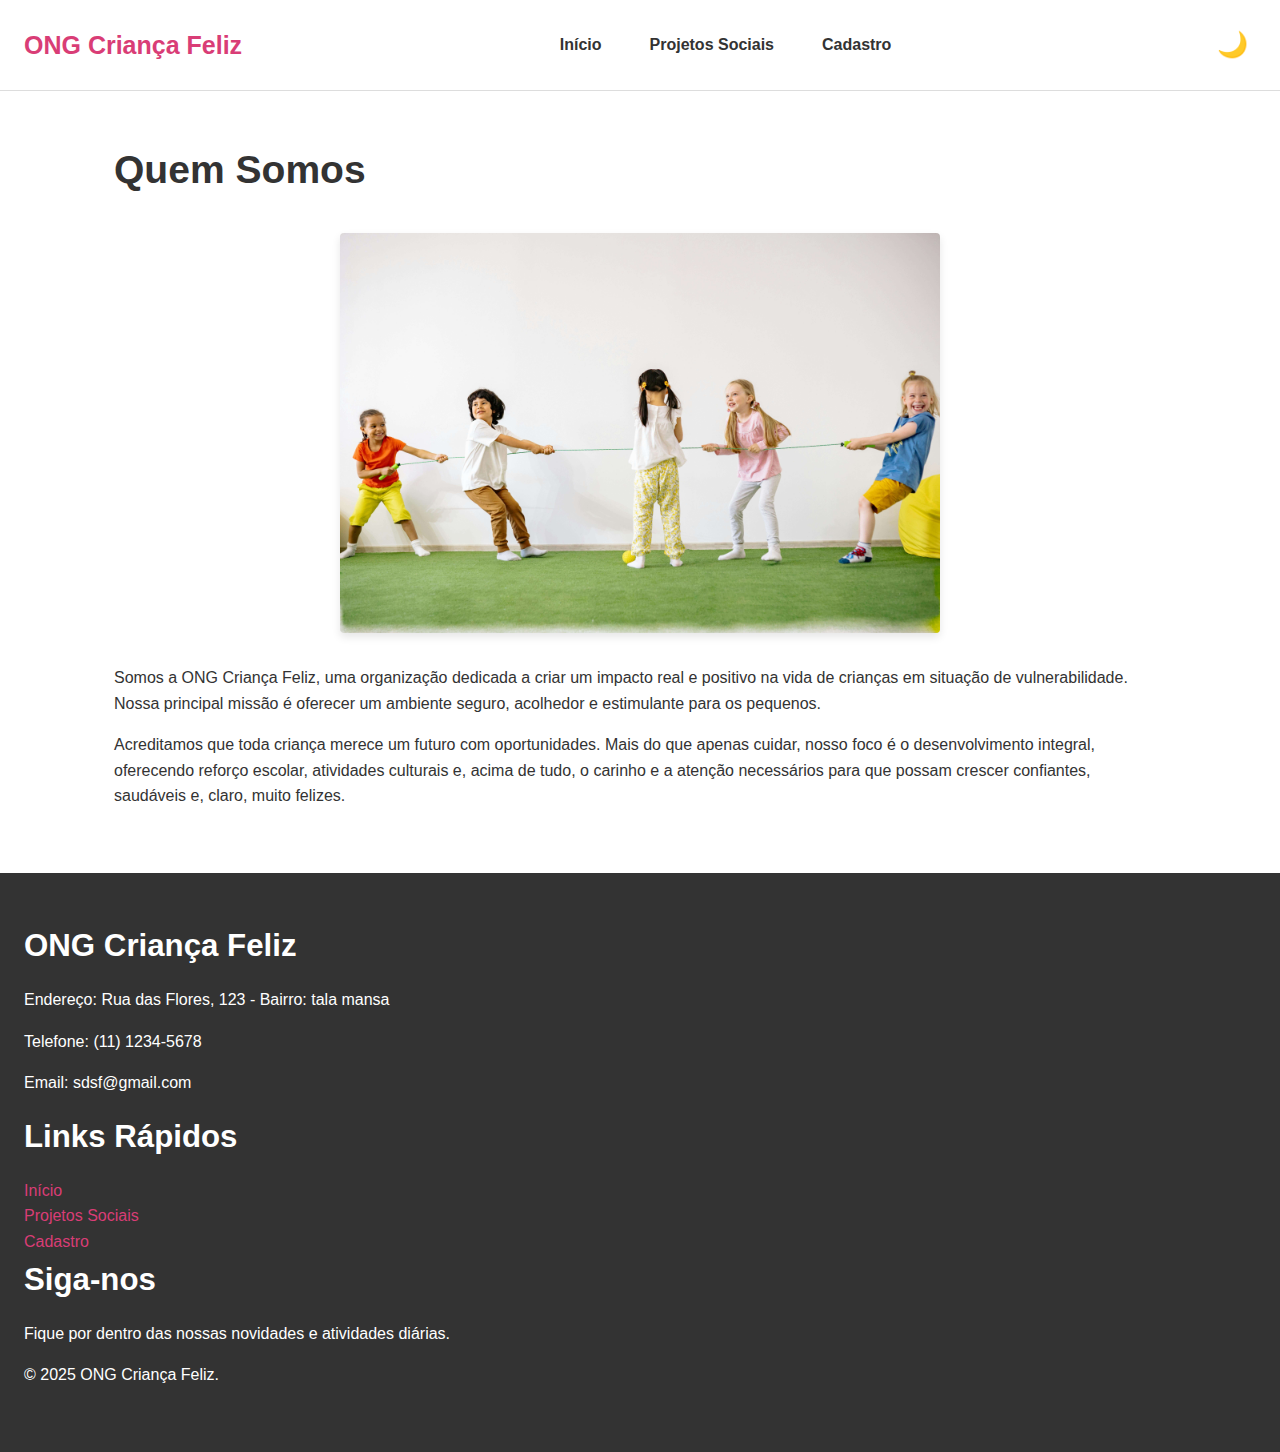
<file: index.html>
<!DOCTYPE html>
<html lang="pt-br">
<head>
    <meta charset="UTF-8">
    <meta name="viewport" content="width=device-width, initial-scale=1.0">
    <title>ONG Criança Feliz - Início</title>
    
    <link rel="icon" href="imagens/favicon-removebg-preview.png" type="image/png">
    <link rel="stylesheet" href="css/style.min.css">
</head>
<body>
    
    <header class="site-header">
        <h1><a href="index.html">ONG Criança Feliz</a></h1>

        <nav class="menu-principal">
            <ul>
                <li><a href="index.html" class="link-spa">Início</a></li>
                <li class="menu-dropdown">
                    <a href="projetos.html" class="dropdown-toggle link-spa" aria-haspopup="true" aria-expanded="false">Projetos Sociais</a>
                    <ul class="submenu" role="menu">
                        <li><a href="projetos.html#voluntariado" role="menuitem" class="link-spa">Seja Voluntário</a></li>
                        <li><a href="projetos.html#doacao" role="menuitem" class="link-spa">Como Doar</a></li>
                    </ul>
                </li>
                <li><a href="cadastro.html" class="link-spa">Cadastro</a></li>
            </ul>
        </nav>

        <div class="header-botoes-mobile">
            <button class="botao-modo-escuro" aria-label="Alternar modo escuro">
                🌙
            </button>
            <button class="menu-hamburguer" aria-label="Abrir menu" aria-expanded="false">
                <span></span>
                <span></span>
                <span></span>
            </button>
        </div>
    </header>

    <main>
        <div id="app-content">
            </div>
    </main>

    <footer class="site-footer">
        <div class="footer-container">
            <div class="footer-coluna">
                <h3>ONG Criança Feliz</h3>
                <p>Endereço: Rua das Flores, 123 - Bairro: tala mansa</p>
                <p>Telefone: (11) 1234-5678</p>
                <p>Email: sdsf@gmail.com</p>
            </div>
            <div class="footer-coluna">
                <h3>Links Rápidos</h3>
                <ul>
                    <li><a href="index.html" class="link-spa">Início</a></li>
                    <li><a href="projetos.html" class="link-spa">Projetos Sociais</a></li>
                    <li><a href="cadastro.html" class="link-spa">Cadastro</a></li>
                </ul>
            </div>
            <div class="footer-coluna">
                <h3>Siga-nos</h3>
                <p>Fique por dentro das nossas novidades e atividades diárias.</p>
                <div class="redes-sociais">
                    </div>
            </div>
        </div>
        <div class="footer-copyright">
            <p>&copy; 2025 ONG Criança Feliz.</p>
        </div>
    </footer>

    <script src="js/script.min.js" defer></script>
</body>
</html>
</file>
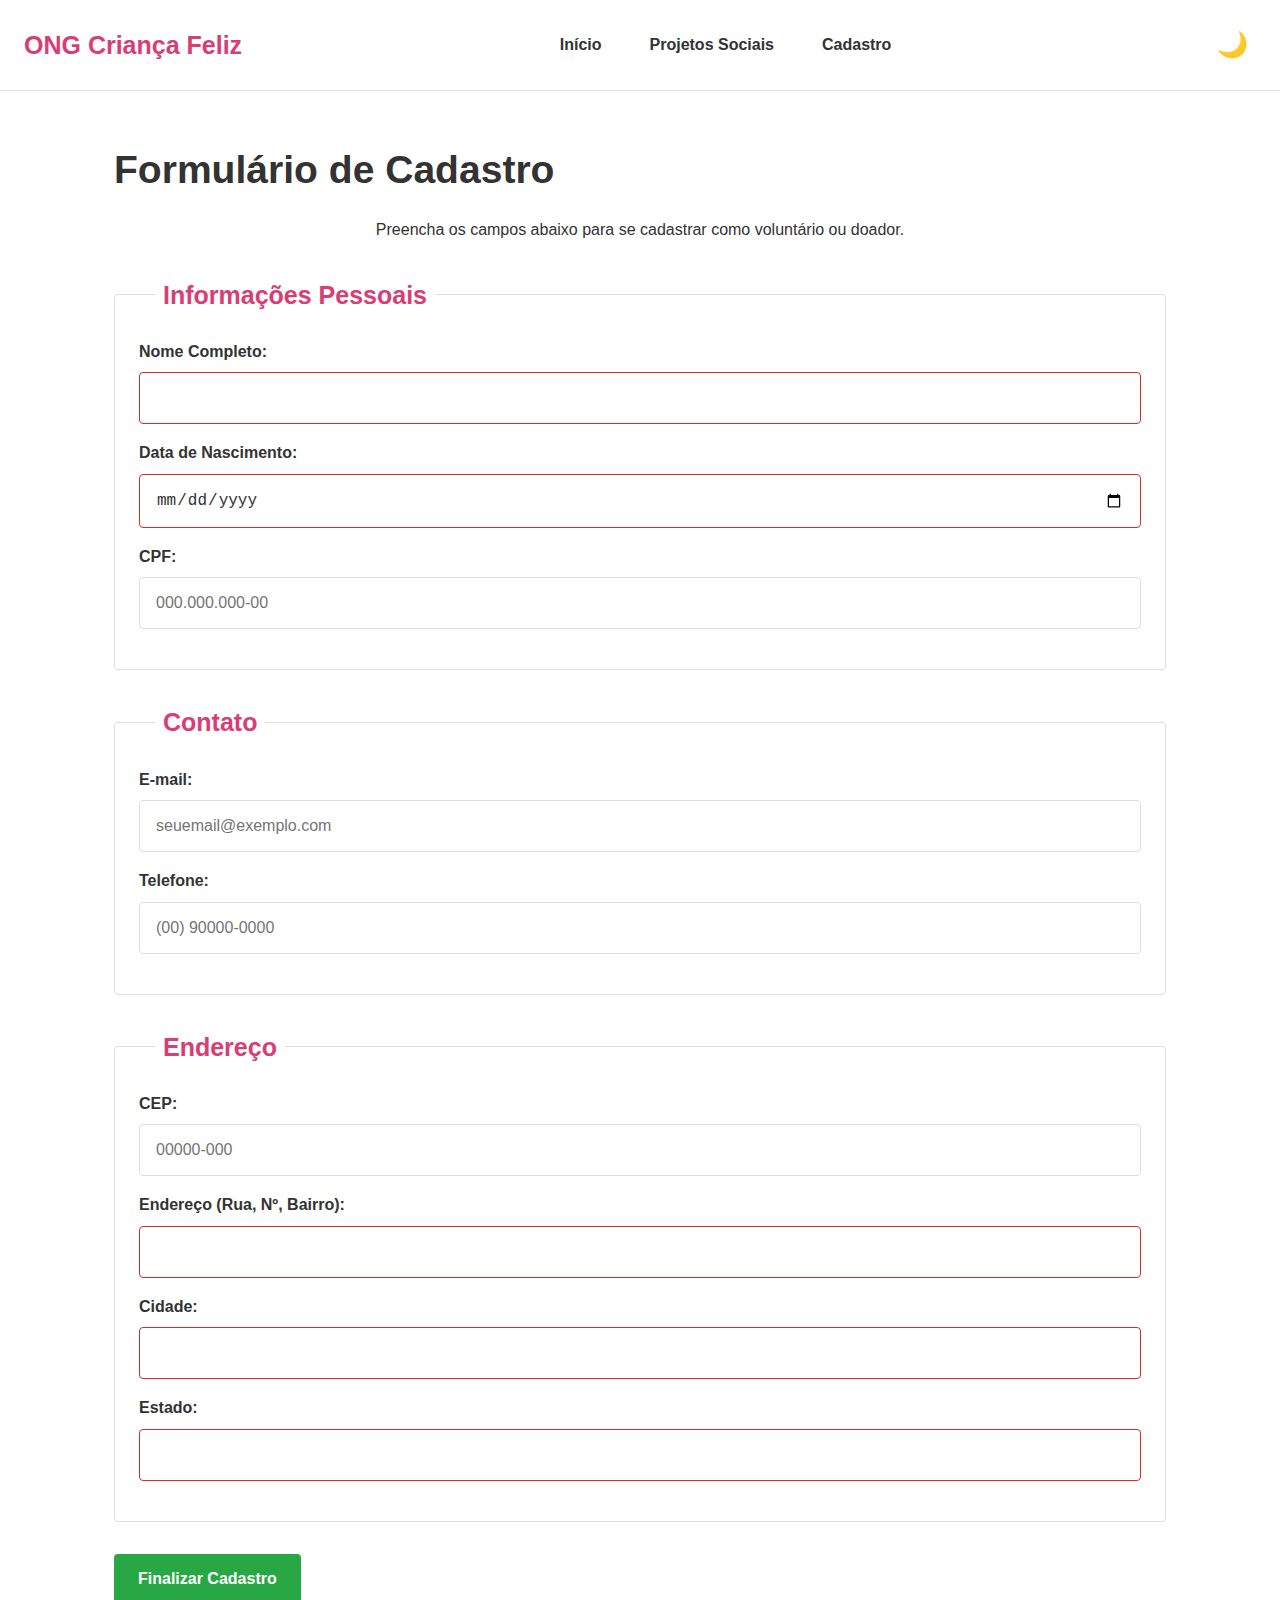
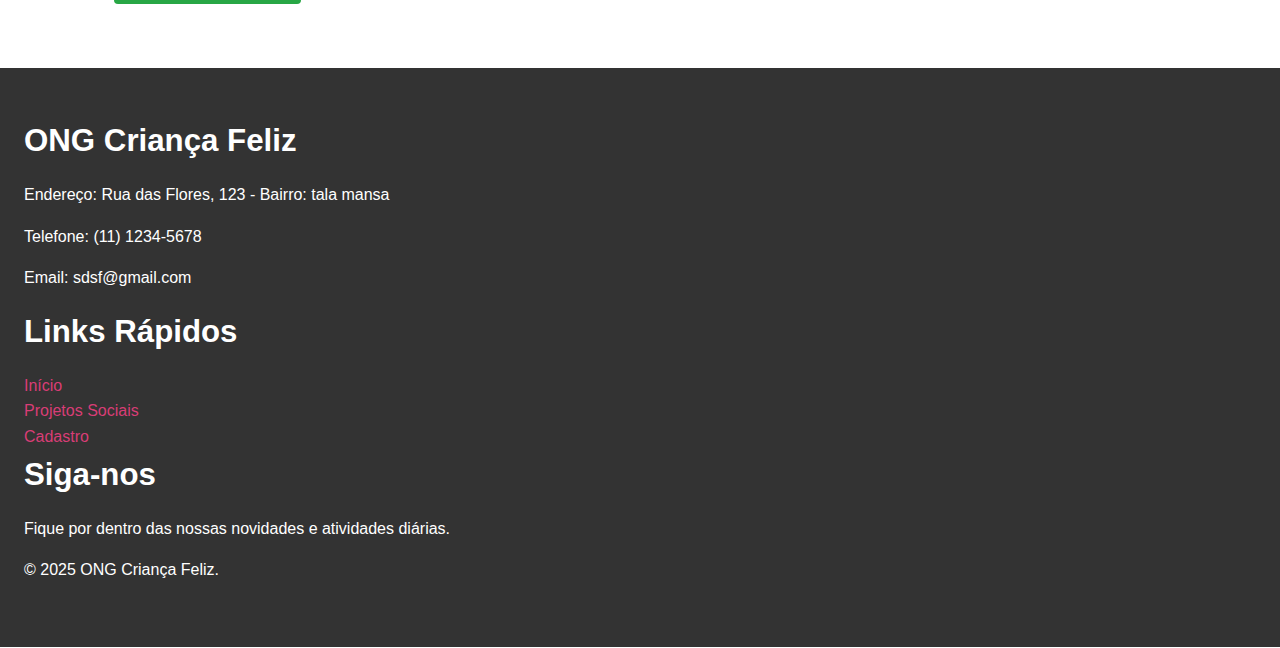
<file: cadastro.html>
<!DOCTYPE html>
<html lang="pt-br">
<head>
    <meta charset="UTF-8">
    <meta name="viewport" content="width=device-width, initial-scale=1.0">
    <title>Cadastro - ONG Criança Feliz</title>
    
    <link rel="stylesheet" href="css/style.min.css">
    <link rel="icon" href="imagens/favicon-removebg-preview.png" type="image/png"> 
</head>
<body>
    
    <header class="site-header">
        <h1><a href="index.html">ONG Criança Feliz</a></h1>

        <nav class="menu-principal">
            <ul>
                <li><a href="index.html" class="link-spa">Início</a></li>
                <li class="menu-dropdown">
                    <a href="projetos.html" class="dropdown-toggle link-spa" aria-haspopup="true" aria-expanded="false">Projetos Sociais</a>
                    <ul class="submenu" role="menu">
                        <li><a href="projetos.html#voluntariado" role="menuitem" class="link-spa">Seja Voluntário</a></li>
                        <li><a href="projetos.html#doacao" role="menuitem" class="link-spa">Como Doar</a></li>
                    </ul>
                </li>
                <li><a href="cadastro.html" class="link-spa">Cadastro</a></li>
            </ul>
        </nav>

        <div class="header-botoes-mobile">
            <button class="botao-modo-escuro" aria-label="Alternar modo escuro">
                🌙
            </button>
            <button class="menu-hamburguer" aria-label="Abrir menu" aria-expanded="false">
                <span></span>
                <span></span>
                <span></span>
            </button>
        </div>
    </header>

    <main>
        <h2>Formulário de Cadastro</h2>
        <p style="text-align: center; margin-bottom: var(--espaco-l);"> 
            Preencha os campos abaixo para se cadastrar como voluntário ou doador.
        </p>

        <form action="#" method="post">
            <fieldset>
                <legend>Informações Pessoais</legend>
                <div>
                    <label for="nome">Nome Completo:
                        <span class="feedback-icon valid">✓</span>
                        <span class="feedback-icon invalid">✕</span>
                    </label>
                    <input type="text" id="nome" name="nome" required>
                </div>
                <div>
                    <label for="data_nascimento">Data de Nascimento:
                        <span class="feedback-icon valid">✓</span>
                        <span class="feedback-icon invalid">✕</span>
                    </label>
                    <input type="date" id="data_nascimento" name="data_nascimento" required>
                </div>
                <div>
                    <label for="cpf">CPF:
                        <span class="feedback-icon valid">✓</span>
                        <span class="feedback-icon invalid">✕</span>
                    </label>
                    <input type="text" id="cpf" name="cpf" 
                           pattern="\d{3}\.\d{3}\.\d{3}-\d{2}" 
                           placeholder="000.000.000-00" required>
                </div>
            </fieldset>

            <fieldset>
                <legend>Contato</legend>
                <div>
                    <label for="email">E-mail:
                        <span class="feedback-icon valid">✓</span>
                        <span class="feedback-icon invalid">✕</span>
                    </label>
                    <input type="email" id="email" name="email" 
                           placeholder="seuemail@exemplo.com" required>
                </div>
                <div>
                    <label for="telefone">Telefone:
                        <span class="feedback-icon valid">✓</span>
                        <span class="feedback-icon invalid">✕</span>
                    </label>
                    <input type="tel" id="telefone" name="telefone"
                           pattern="\(\d{2}\)\s\d{4,5}-\d{4}"
                           placeholder="(00) 90000-0000" required>
                </div>
            </fieldset>

            <fieldset>
                <legend>Endereço</legend>
                <div>
                    <label for="cep">CEP:
                        <span class="feedback-icon valid">✓</span>
                        <span class="feedback-icon invalid">✕</span>
                    </label>
                    <input type="text" id="cep" name="cep"
                           pattern="\d{5}-\d{3}"
                           placeholder="00000-000" required>
                </div>
                <div>
                    <label for="endereco">Endereço (Rua, Nº, Bairro):
                        <span class="feedback-icon valid">✓</span>
                        <span class="feedback-icon invalid">✕</span>
                    </label>
                    <input type="text" id="endereco" name="endereco" required>
                </div>
                <div>
                    <label for="cidade">Cidade:
                        <span class="feedback-icon valid">✓</span>
                        <span class="feedback-icon invalid">✕</span>
                    </label>
                    <input type="text" id="cidade" name="cidade" required>
                </div>
                <div>
                    <label for="estado">Estado:
                        <span class="feedback-icon valid">✓</span>
                        <span class="feedback-icon invalid">✕</span>
                    </label>
                    <input type="text" id="estado" name="estado" required>
                </div>
            </fieldset>

            <div>
                <input type="submit" value="Finalizar Cadastro" class="btn-primario">
            </div>
        </form>
    </main>

    <footer class="site-footer">
        <div class="footer-container">
            <div class="footer-coluna">
                <h3>ONG Criança Feliz</h3>
                <p>Endereço: Rua das Flores, 123 - Bairro: tala mansa</p>
                <p>Telefone: (11) 1234-5678</p>
                <p>Email: sdsf@gmail.com</p>
            </div>
            <div class="footer-coluna">
                <h3>Links Rápidos</h3>
                <ul>
                    <li><a href="index.html" class="link-spa">Início</a></li>
                    <li><a href="projetos.html" class="link-spa">Projetos Sociais</a></li>
                    <li><a href="cadastro.html" class="link-spa">Cadastro</a></li>
                </ul>
            </div>
            <div class="footer-coluna">
                <h3>Siga-nos</h3>
                <p>Fique por dentro das nossas novidades e atividades diárias.</p>
                <div class="redes-sociais">
                    </div>
            </div>
        </div>
        <div class="footer-copyright">
            <p>&copy; 2025 ONG Criança Feliz.</p>
        </div>
    </footer>

    <script src="js/script.min.js" defer></script>
</body>
</html>
</file>
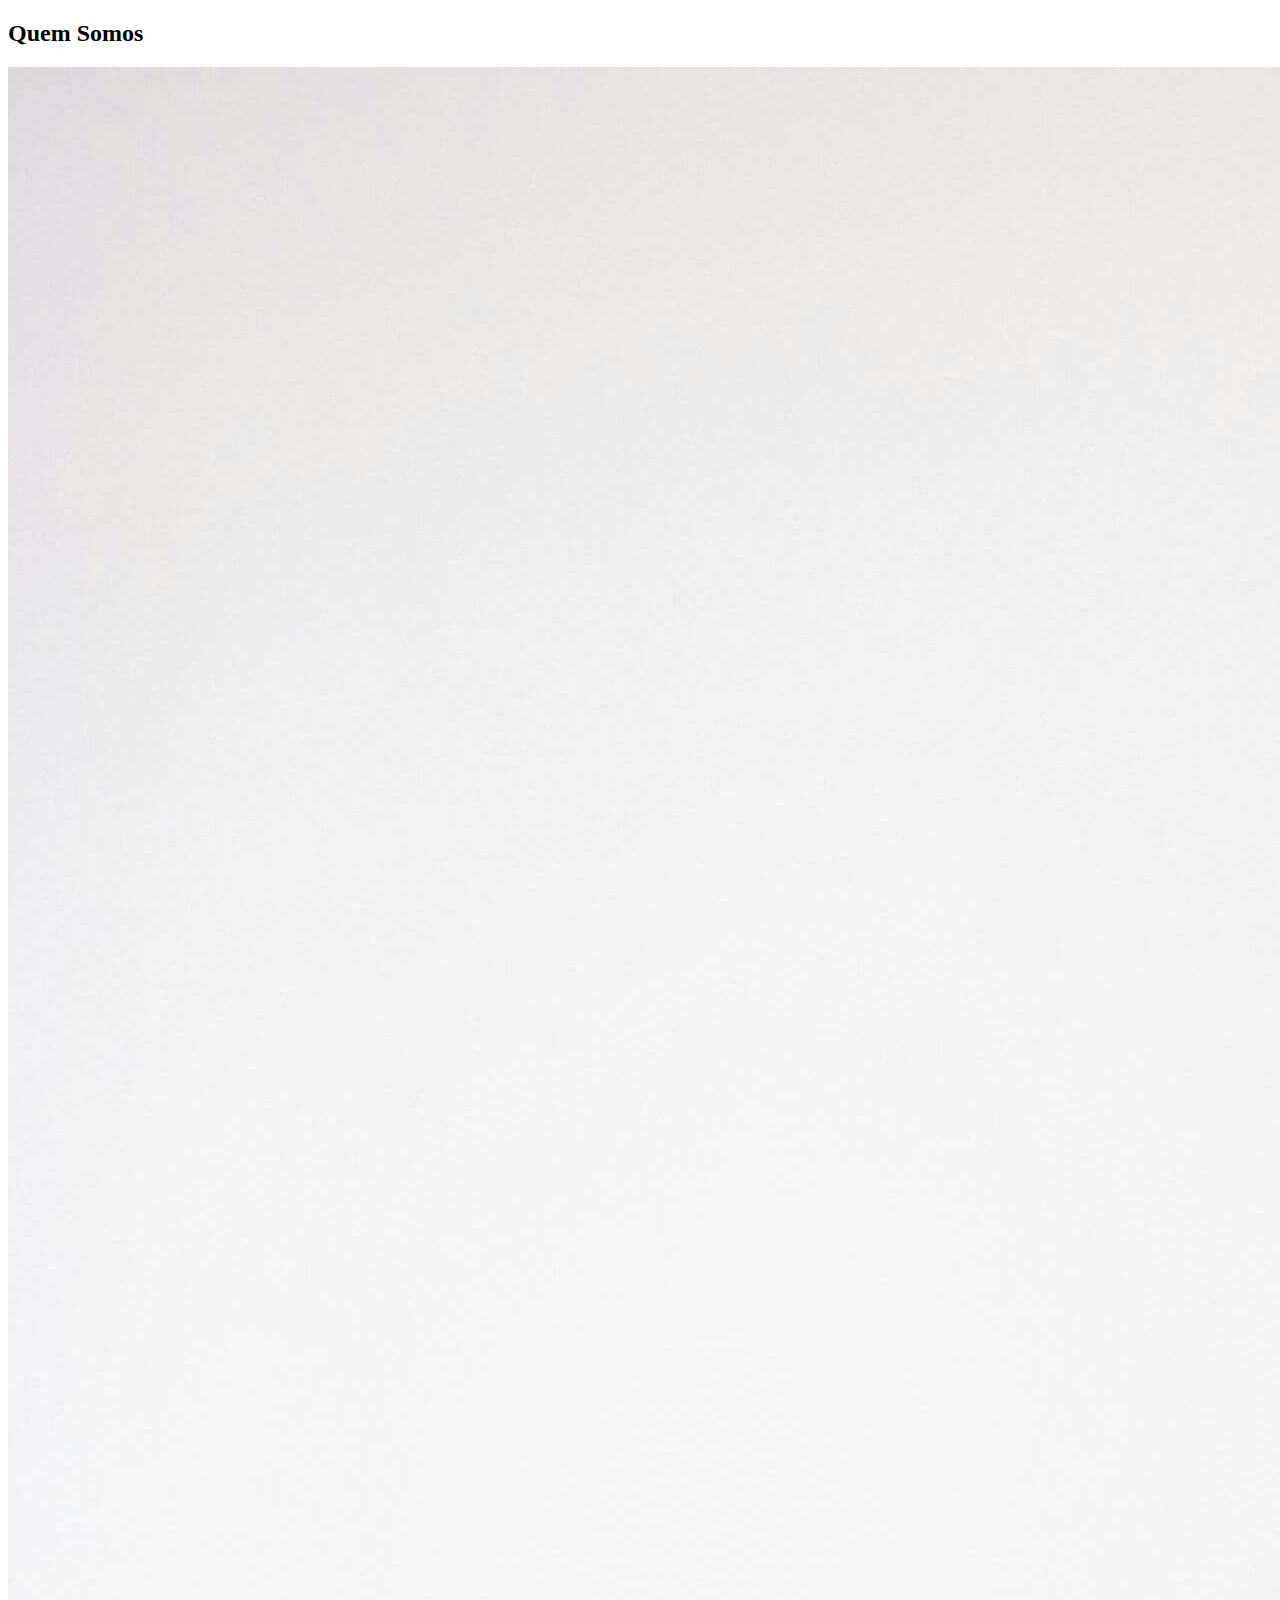
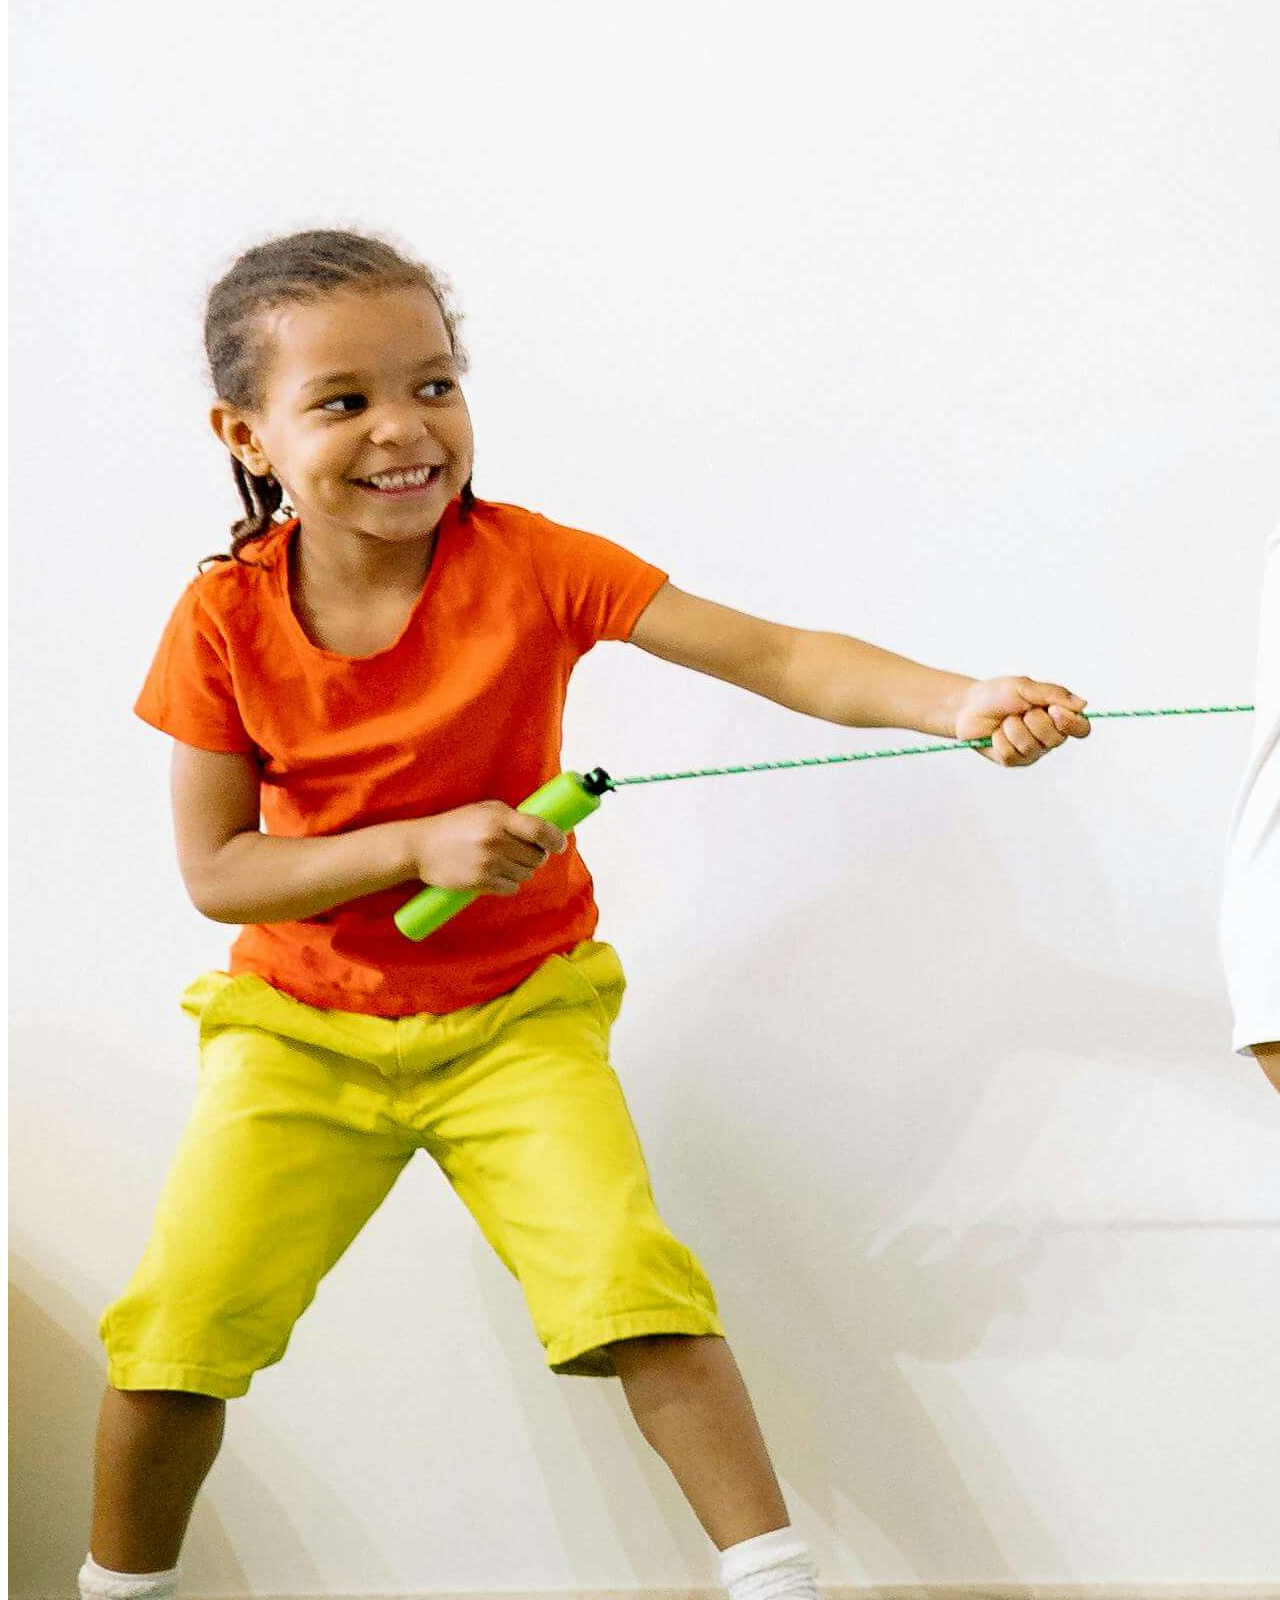
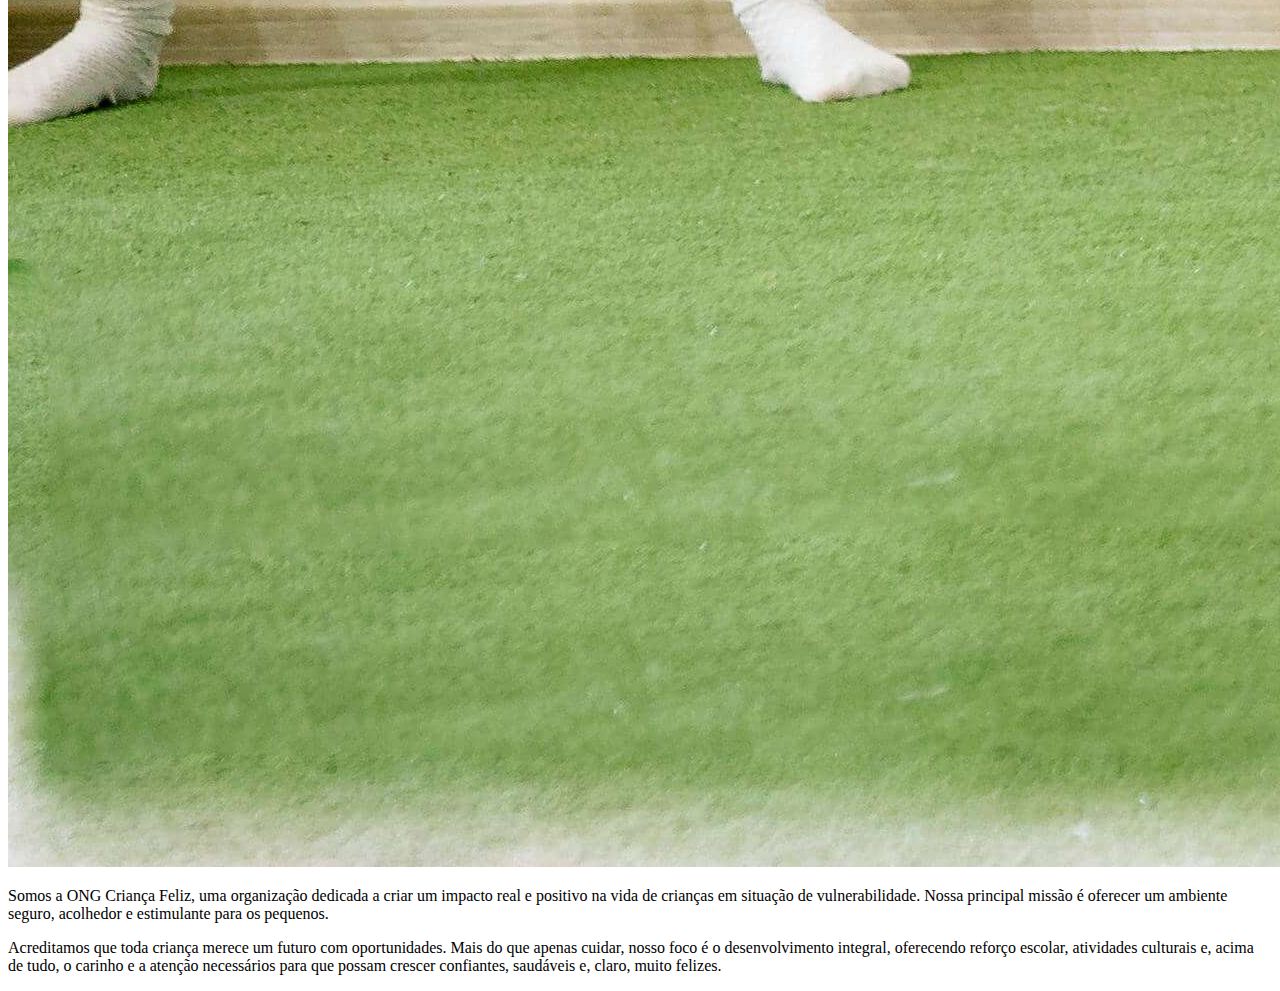
<file: home.html>
<!DOCTYPE html>
<html lang="pt-br">
<head>
    <meta charset="UTF-8">
    <meta name="viewport" content="width=device-width, initial-scale=1.0">
    <title>Document</title>
</head>
<body>
    
    <main>
            <section id="sobre">
                <h2>Quem Somos</h2>
                <img class="main-image" src="imagens/criancas-brincando.jpg" alt="Crianças sorrindo e brincando">
                <p>Somos a ONG Criança Feliz, uma organização dedicada a criar um impacto real e positivo na vida de crianças em situação de vulnerabilidade. Nossa principal missão é oferecer um ambiente seguro, acolhedor e estimulante para os pequenos.</p>
                <p>Acreditamos que toda criança merece um futuro com oportunidades. Mais do que apenas cuidar, nosso foco é o desenvolvimento integral, oferecendo reforço escolar, atividades culturais e, acima de tudo, o carinho e a atenção necessários para que possam crescer confiantes, saudáveis e, claro, muito felizes.</p>
            </section>
        </main>
    
</body>
</html>
</file>
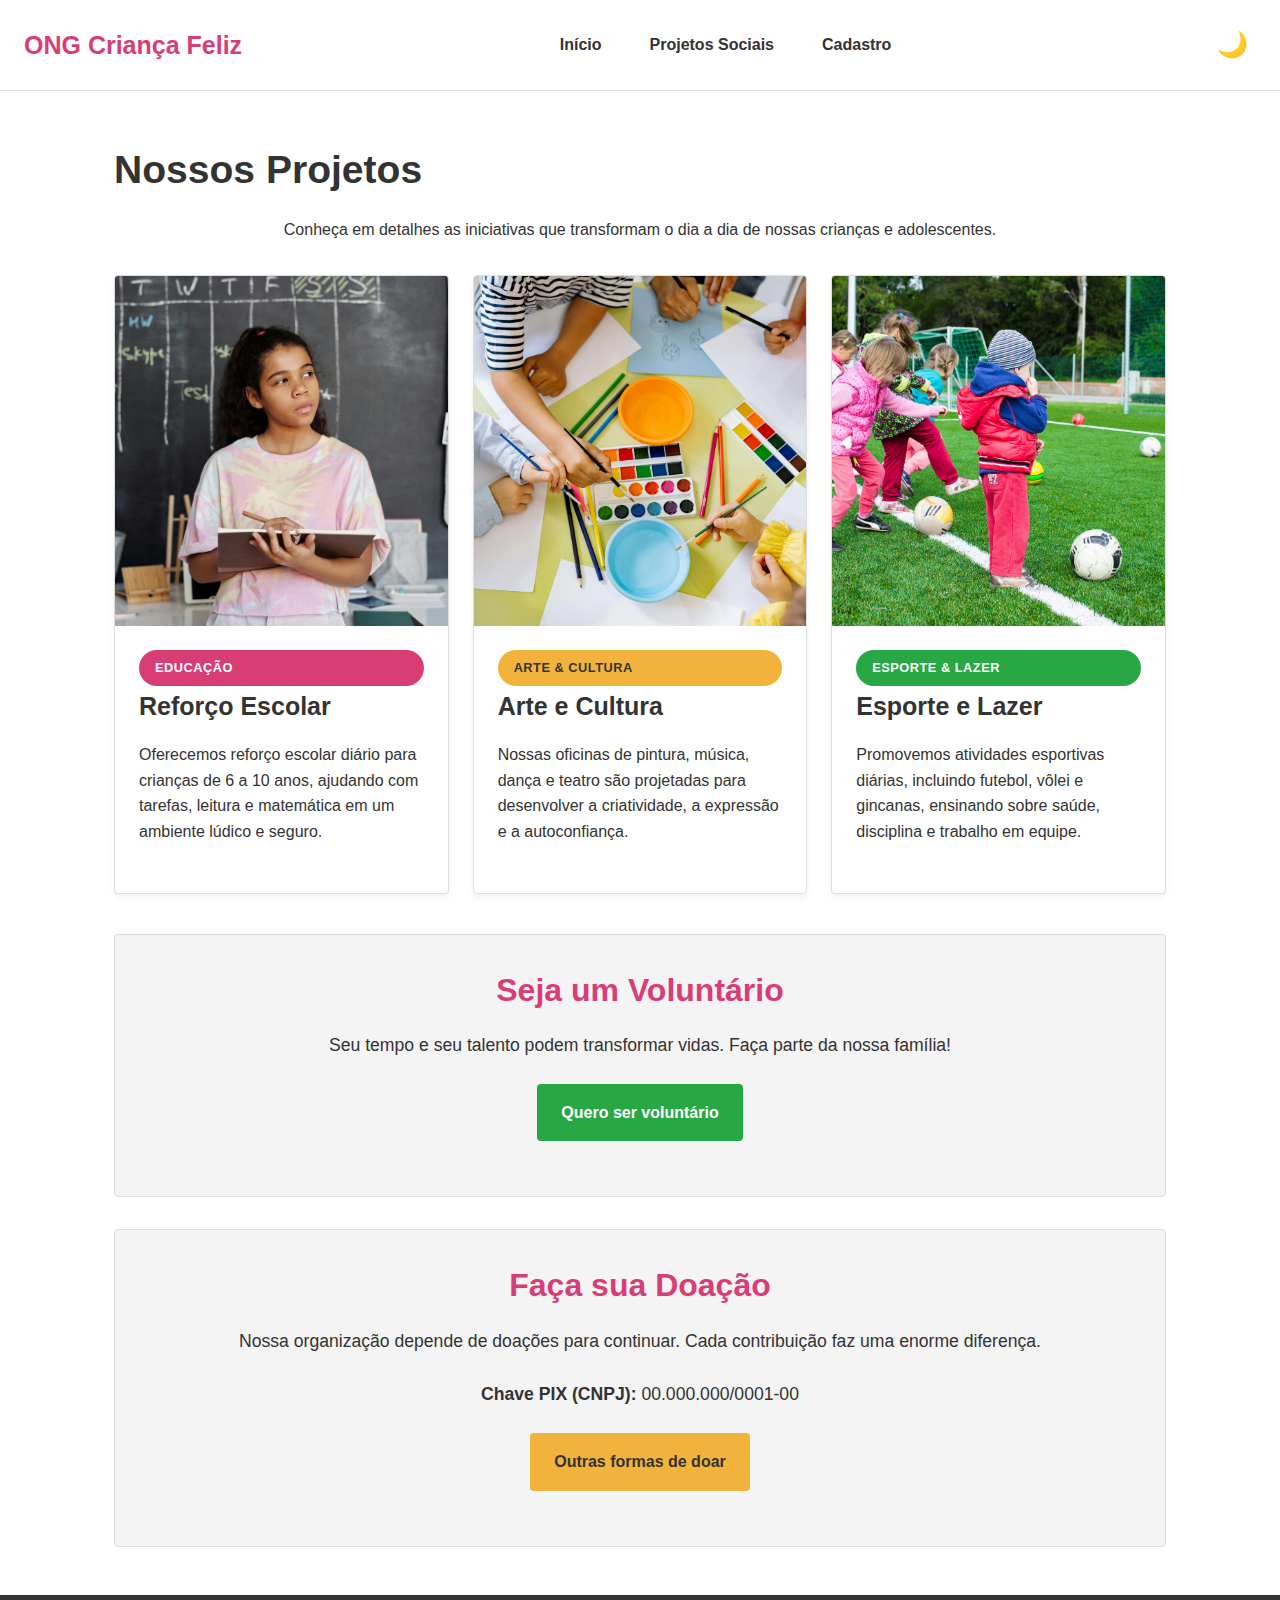
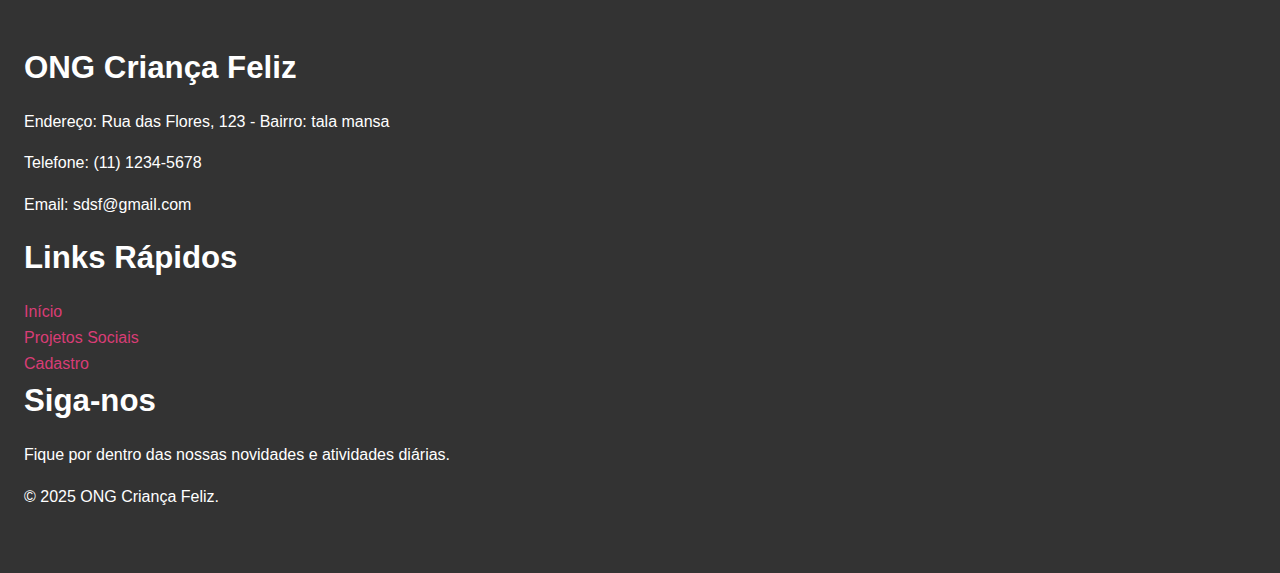
<file: projetos.html>
<!DOCTYPE html>
<html lang="pt-br">
<head>
    <meta charset="UTF-8">
    <meta name="viewport" content="width=device-width, initial-scale=1.0">
    <title>Projetos Sociais - ONG Criança Feliz</title>
    
    <link rel="stylesheet" href="css/style.min.css">
    <link rel="icon" href="imagens/favicon-removebg-preview.png" type="image/png">
</head>
<body>
    
    <header class="site-header">
        <h1><a href="index.html">ONG Criança Feliz</a></h1>

        <nav class="menu-principal">
            <ul>
                <li><a href="index.html" class="link-spa">Início</a></li>
                <li class="menu-dropdown">
                    <a href="projetos.html" class="dropdown-toggle link-spa" aria-haspopup="true" aria-expanded="false">Projetos Sociais</a>
                    <ul class="submenu" role="menu">
                        <li><a href="projetos.html#voluntariado" role="menuitem" class="link-spa">Seja Voluntário</a></li>
                        <li><a href="projetos.html#doacao" role="menuitem" class="link-spa">Como Doar</a></li>
                    </ul>
                </li>
                <li><a href="cadastro.html" class="link-spa">Cadastro</a></li>
            </ul>
        </nav>

        <div class="header-botoes-mobile">
            <button class="botao-modo-escuro" aria-label="Alternar modo escuro">
                🌙
            </button>
            <button class="menu-hamburguer" aria-label="Abrir menu" aria-expanded="false">
                <span></span>
                <span></span>
                <span></span>
            </button>
        </div>
    </header>

    <main>
        <h2>Nossos Projetos</h2>
        <p style="text-align: center; margin-bottom: var(--espaco-l);">
            Conheça em detalhes as iniciativas que transformam o dia a dia de nossas crianças e adolescentes.
        </p>

        <div class="row">

            <div class="col-lg-4 col-md-6">
                <div class="card">
                    <img class="card-imagem" src="imagens/projeto-reforco.jpg" alt="Crianças em atividade de reforço escolar">
                    <div class="card-conteudo">
                        <div class="tag tag-primaria">Educação</div>
                        <h3>Reforço Escolar</h3>
                        <p>Oferecemos reforço escolar diário para crianças de 6 a 10 anos, ajudando com tarefas, leitura e matemática em um ambiente lúdico e seguro.</p>
                    </div>
                </div>
            </div>

            <div class="col-lg-4 col-md-6">
                <div class="card">
                    <img class="card-imagem" src="imagens/criança-pintando.jpeg" alt="Crianças pintando e desenhando">
                    <div class="card-conteudo">
                        <div class="tag tag-secundaria">Arte & Cultura</div>
                        <h3>Arte e Cultura</h3>
                        <p>Nossas oficinas de pintura, música, dança e teatro são projetadas para desenvolver a criatividade, a expressão e a autoconfiança.</p>
                    </div>
                </div>
            </div>

            <div class="col-lg-4 col-md-6">
                <div class="card">
                    <img class="card-imagem" src="imagens/esporte.jpeg" alt="Crianças jogando futebol">
                    <div class="card-conteudo">
                        <div class="tag tag-acao">Esporte & Lazer</div>
                        <h3>Esporte e Lazer</h3>
                        <p>Promovemos atividades esportivas diárias, incluindo futebol, vôlei e gincanas, ensinando sobre saúde, disciplina e trabalho em equipe.</p>
                    </div>
                </div>
            </div>

        </div> <section id="voluntariado" class="cta-section">
            <h3>Seja um Voluntário</h3>
            <p>Seu tempo e seu talento podem transformar vidas. Faça parte da nossa família!</p>
            <p><a href="cadastro.html" class="btn btn-primario link-spa">Quero ser voluntário</a></p>
        </section>
        
        <section id="doacao" class="cta-section" style="margin-top: var(--espaco-l);">
            <h3>Faça sua Doação</h3>
            <p>Nossa organização depende de doações para continuar. Cada contribuição faz uma enorme diferença.</p>
            <p><strong>Chave PIX (CNPJ):</strong> 00.000.000/0001-00</p>
            <p><a href="cadastro.html" class="btn btn-secundario link-spa">Outras formas de doar</a></p>
        </section>

    </main>

    <footer class="site-footer">
        <div class="footer-container">
            <div class="footer-coluna">
                <h3>ONG Criança Feliz</h3>
                <p>Endereço: Rua das Flores, 123 - Bairro: tala mansa</p>
                <p>Telefone: (11) 1234-5678</p>
                <p>Email: sdsf@gmail.com</p>
            </div>
            <div class="footer-coluna">
                <h3>Links Rápidos</h3>
                <ul>
                    <li><a href="index.html" class="link-spa">Início</a></li>
                    <li><a href="projetos.html" class="link-spa">Projetos Sociais</a></li>
                    <li><a href="cadastro.html" class="link-spa">Cadastro</a></li>
                </ul>
            </div>
            <div class="footer-coluna">
                <h3>Siga-nos</h3>
                <p>Fique por dentro das nossas novidades e atividades diárias.</p>
                <div class="redes-sociais">
                    </div>
            </div>
        </div>
        <div class="footer-copyright">
            <p>&copy; 2025 ONG Criança Feliz.</p>
        </div>
    </footer>

    <script src="js/script.min.js" defer></script>
</body>
</html>
</file>
<file: css/style.min.css>
@charset "UTF-8";footer,main{padding:var(--espaco-xl) var(--espaco-m)}*,.site-header h1{margin:0}.site-header h1 a:hover,a:hover{color:var(--cor-primaria-escura)}.menu-hamburguer span,a{transition:var(--transicao-padrao)}.menu-principal li,header{border-bottom:1px solid var(--cor-bordas)}.menu-dropdown .submenu,ul{list-style-type:none}.menu-dropdown .submenu,body,header{background-color:var(--cor-branca)}:root{--cor-primaria:#d93d76;--cor-primaria-escura:#b33060;--cor-secundaria:#f2b33d;--cor-secundaria-escura:#d9a136;--cor-acao:#28a745;--cor-acao-escura:#218838;--cor-sucesso:#28a745;--cor-erro:#d92b2b;--cor-neutra-escura:#333333;--cor-neutra-media:#777777;--cor-neutra-clara:#f4f4f4;--cor-bordas:#dddddd;--cor-branca:#ffffff;--fonte-tam-xxl:3.052rem;--fonte-tam-xl:2.441rem;--fonte-tam-g:1.953rem;--fonte-tam-m:1.563rem;--fonte-tam-p:1rem;--fonte-tam-s:0.8rem;--espaco-xs:0.5rem;--espaco-s:1rem;--espaco-m:1.5rem;--espaco-l:2rem;--espaco-xl:3rem;--espaco-xxl:4rem;--transicao-padrao:all 0.2s ease-in-out;--raio-borda:4px}*{box-sizing:border-box;padding:0}html{scroll-behavior:smooth}body{font-family:Arial,sans-serif;font-size:var(--fonte-tam-p);color:var(--cor-neutra-escura);line-height:1.6;display:grid;grid-template-areas:"cabecalho" "principal" "rodape";grid-template-rows:auto 1fr auto;min-height:100vh}.site-header h1 a,a{color:var(--cor-primaria)}h1{font-size:var(--fonte-tam-xxl)}h2{font-size:var(--fonte-tam-xl)}h3{font-size:var(--fonte-tam-g)}.menu-principal a,.site-header h1,h4{font-size:var(--fonte-tam-m)}.menu-dropdown .submenu a,p{font-size:var(--fonte-tam-p)}small{font-size:var(--fonte-tam-s)}form div,h1,h2,h3,h4,p{margin-bottom:var(--espaco-s)}.alert,form fieldset{margin-bottom:var(--espaco-l)}img{max-width:100%;height:auto;display:block}.row,header{display:flex}a{text-decoration:none}a:hover{text-decoration:underline}header{grid-area:cabecalho;padding:var(--espaco-s) var(--espaco-m);justify-content:space-between;align-items:center;position:relative}.menu-hamburguer span,footer{background-color:var(--cor-neutra-escura)}main{grid-area:principal;width:100%;max-width:1100px;margin:0 auto}footer{grid-area:rodape;color:var(--cor-branca)}.site-header h1 a{text-decoration:none;font-weight:700}.site-header h1 a:hover{text-decoration:none}.menu-hamburguer{display:flex;flex-direction:column;justify-content:space-around;width:30px;height:24px;background:0 0;border:none;cursor:pointer;padding:0;z-index:20}.card,.menu-principal ul{flex-direction:column}.menu-hamburguer span{width:100%;height:3px;border-radius:3px}.menu-hamburguer.menu-aberto span:first-child{transform:rotate(45deg) translate(5px,5px)}.menu-hamburguer.menu-aberto span:nth-child(2){opacity:0}.menu-hamburguer.menu-aberto span:nth-child(3){transform:rotate(-45deg) translate(7px,-7px)}.menu-principal{position:fixed;top:0;right:0;width:300px;max-width:80%;min-height:100vh;padding-top:var(--espaco-xxl);transform:translateX(100%);background-color:var(--cor-neutra-clara);box-shadow:-5px 0 10px rgba(0,0,0,.1);z-index:10}.menu-principal.menu-aberto{transform:translateX(0)}.menu-principal li{width:100%}.menu-principal a{display:block;padding:var(--espaco-m) var(--espaco-l);color:var(--cor-neutra-escura);text-decoration:none;font-weight:700}.menu-principal a:hover{background-color:var(--cor-primaria);color:var(--cor-branca);text-decoration:none}.menu-dropdown .submenu a{font-weight:400;padding-left:var(--espaco-xl)}.row{flex-wrap:wrap;margin-left:calc(var(--espaco-m)/ -2);margin-right:calc(var(--espaco-m)/ -2)}[class^=col-]{width:100%;padding-left:calc(var(--espaco-m)/ 2);padding-right:calc(var(--espaco-m)/ 2)}@media (min-width:768px){.menu-hamburguer{display:none}.menu-principal{position:static;transform:translateX(0);min-height:0;width:auto;padding-top:0;background-color:transparent;box-shadow:none}.menu-principal ul{display:flex;flex-direction:row;align-items:center}.menu-principal li{border-bottom:none;width:auto}.menu-principal a{font-size:var(--fonte-tam-p);font-weight:700;padding:var(--espaco-s) var(--espaco-m)}.menu-dropdown{position:relative}.menu-dropdown .submenu{display:none;position:absolute;top:100%;left:0;background-color:var(--cor-branca);box-shadow:0 5px 10px rgba(0,0,0,.1);width:200px;z-index:100}.menu-dropdown:hover .submenu{display:block}.menu-dropdown .submenu a{padding:var(--espaco-s) var(--espaco-m);font-weight:400}.col-md-1{width:8.33%}.col-md-2{width:16.66%}.col-md-3{width:25%}.col-md-4{width:33.33%}.col-md-5{width:41.66%}.col-md-6{width:50%}.col-md-7{width:58.33%}.col-md-8{width:66.66%}.col-md-9{width:75%}.col-md-10{width:83.33%}.col-md-11{width:91.66%}.col-md-12{width:100%}}.btn,input[type=submit]{display:inline-block;padding:var(--espaco-s) var(--espaco-m);font-size:var(--fonte-tam-p);font-weight:700;text-align:center;text-decoration:none;transition:var(--transicao-padrao);cursor:pointer}.btn-primario:hover,.cta-section .botao-acao:hover{background-color:var(--cor-acao-escura)}@media (min-width:992px){.col-lg-1{width:8.33%}.col-lg-2{width:16.66%}.col-lg-3{width:25%}.col-lg-4{width:33.33%}.col-lg-5{width:41.66%}.col-lg-6{width:50%}.col-lg-7{width:58.33%}.col-lg-8{width:66.66%}.col-lg-9{width:75%}.col-lg-10{width:83.33%}.col-lg-11{width:91.66%}.col-lg-12{width:100%}}@media (min-width:1200px){.col-xl-1{width:8.33%}.col-xl-2{width:16.66%}.col-xl-3{width:25%}.col-xl-4{width:33.33%}.col-xl-5{width:41.66%}.col-xl-6{width:50%}.col-xl-7{width:58.33%}.col-xl-8{width:66.66%}.col-xl-9{width:75%}.col-xl-10{width:83.33%}.col-xl-11{width:91.66%}.col-xl-12{width:100%}}@media (min-width:1400px){main{max-width:1320px}}.btn{border:none;border-radius:var(--raio-borda)}.btn-primario,.tag-acao{background-color:var(--cor-acao);color:var(--cor-branca)}.btn-primario:hover{color:var(--cor-branca);text-decoration:none;transform:translateY(-2px)}.btn-secundario,.tag-secundaria{background-color:var(--cor-secundaria);color:var(--cor-neutra-escura)}.btn-secundario:hover{background-color:var(--cor-secundaria-escura);color:var(--cor-neutra-escura);text-decoration:none;transform:translateY(-2px)}.btn:focus,.btn:focus-visible{outline:0;text-decoration:none;box-shadow:0 0 0 4px var(--cor-branca),0 0 0 6px var(--cor-primaria)}.btn:active{transform:translateY(1px);box-shadow:none}.btn.disabled,.btn:disabled{background-color:var(--cor-neutra-media);color:var(--cor-neutra-clara);opacity:.7;cursor:not-allowed;transform:none;box-shadow:none}input[type=submit]{-webkit-appearance:none;appearance:none;border:none;border-radius:var(--raio-borda)}form fieldset{border:1px solid var(--cor-bordas);border-radius:var(--raio-borda);padding:var(--espaco-m)}form legend{font-size:var(--fonte-tam-m);font-weight:700;color:var(--cor-primaria);padding:0 var(--espaco-xs);margin-left:var(--espaco-s)}form label{display:block;font-weight:700;margin-bottom:var(--espaco-xs)}form input[type=date],form input[type=email],form input[type=tel],form input[type=text]{width:100%;padding:var(--espaco-s);border:1px solid var(--cor-bordas);border-radius:var(--raio-borda);font-size:var(--fonte-tam-p);color:var(--cor-neutra-escura);background-color:var(--cor-branca);transition:var(--transicao-padrao)}form input:focus{outline:0;border-color:var(--cor-primaria);box-shadow:0 0 0 3px rgba(217,61,118,.2)}form .feedback-icon{display:none;font-weight:700;margin-left:var(--espaco-xs)}form input:valid{border-color:var(--cor-sucesso)}form input:valid+.feedback-icon.valid{display:inline;color:var(--cor-sucesso)}form input:invalid:not(:placeholder-shown){border-color:var(--cor-erro)}form input:invalid:not(:placeholder-shown)+.feedback-icon.invalid{display:inline;color:var(--cor-erro)}.card{background-color:var(--cor-branca);border:1px solid var(--cor-bordas);border-radius:var(--raio-borda);overflow:hidden;box-shadow:0 4px 6px rgba(0,0,0,.05);transition:var(--transicao-padrao);display:flex;height:100%}.card:hover{transform:translateY(-5px);box-shadow:0 8px 12px rgba(0,0,0,.1)}.card-imagem{width:100%;height:350px;object-fit:cover}.card-conteudo{padding:var(--espaco-m);display:flex;flex-direction:column;flex-grow:1}.cta-section .botao-acao,.tag{font-weight:700;display:inline-block}.card-conteudo h3{font-size:var(--fonte-tam-m);margin-bottom:var(--espaco-s)}.card-conteudo p{font-size:var(--fonte-tam-p);margin-bottom:var(--espaco-m);flex-grow:1}.tag{padding:var(--espaco-xs) var(--espaco-s);font-size:var(--fonte-tam-s);border-radius:50px;text-transform:uppercase;letter-spacing:.5px}.tag-primaria{background-color:var(--cor-primaria);color:var(--cor-branca)}.tag-neutra{background-color:var(--cor-neutra-media);color:var(--cor-branca)}.alert{padding:var(--espaco-s) var(--espaco-m);border:1px solid transparent;border-radius:var(--raio-borda);font-size:var(--fonte-tam-p);font-weight:700}.cta-section,.main-image{border-radius:var(--raio-borda)}.alert-sucesso{color:var(--cor-acao-escura);background-color:rgba(40,167,69,.15);border-color:var(--cor-sucesso)}.alert-erro{color:var(--cor-erro);background-color:rgba(217,43,43,.1);border-color:var(--cor-erro)}.alert-info{color:var(--cor-primaria-escura);background-color:rgba(217,61,118,.1);border-color:var(--cor-primaria)}form input:invalid.touched{border-color:var(--cor-erro)}form input:invalid.touched+.feedback-icon.invalid{display:inline;color:var(--cor-erro)}form input:valid.touched+.feedback-icon.invalid{display:none}.main-image{width:100%;max-width:600px;height:auto;margin:var(--espaco-l) auto;box-shadow:0 4px 8px rgba(0,0,0,.1)}.text-center{text-align:center}.cta-section{background-color:var(--cor-neutra-clara);padding:30px;margin-top:40px;text-align:center;border:1px solid var(--cor-bordas)}.cta-section h3{font-size:2em;font-weight:700;color:var(--cor-primaria);margin-bottom:15px}.cta-section p{font-size:1.1em;margin-bottom:25px}.cta-section .botao-acao{background-color:var(--cor-acao);color:var(--cor-branca);padding:12px 25px;border-radius:var(--raio-borda);font-size:1.1em;text-decoration:none;transition:var(--transicao-padrao)}@media (max-width:767px){main{padding:var(--espaco-l) var(--espaco-s)}form legend{font-size:var(--fonte-tam-g)}form fieldset,form input[type=date],form input[type=email],form input[type=tel],form input[type=text]{padding:var(--espaco-s)}form label,main>p{font-size:var(--fonte-tam-p)}input[type=submit]{width:100%}main>h2{font-size:var(--fonte-tam-xl)}}.botao-modo-escuro{background:0 0;border:none;cursor:pointer;font-size:var(--fonte-tam-m);line-height:1;padding:var(--espaco-xs);border-radius:var(--raio-borda);color:var(--cor-neutra-escura)}.botao-modo-escuro:hover{background-color:var(--cor-neutra-clara)}.botao-modo-escuro:focus-visible{outline:0;box-shadow:0 0 0 3px var(--cor-primaria-escura)}.header-botoes-mobile{display:flex;align-items:center;gap:var(--espaco-s)}body.dark-mode{--cor-branca:#121212;--cor-neutra-clara:#1E1E1E;--cor-bordas:#444444;--cor-neutra-escura:#F5F5F5;--cor-neutra-media:#999999;--cor-primaria:#FFA7C5;--cor-secundaria:#FFE082;--cor-acao:#81C784;--cor-erro:#EF9A9A}.card,.menu-principal,body,footer,header,main{transition:background-color .3s,color .3s}body.dark-mode img{filter:brightness(.85) contrast(1)}body.dark-mode footer.site-footer{background-color:#1e1e1e;color:#999}body.dark-mode .footer-coluna h3,body.dark-mode .footer-coluna ul a{color:#f5f5f5}body.dark-mode .footer-coluna li,body.dark-mode .footer-coluna p,body.dark-mode .footer-copyright{color:#999}body.dark-mode .footer-coluna ul a:hover{color:var(--cor-secundaria)}
</file>
